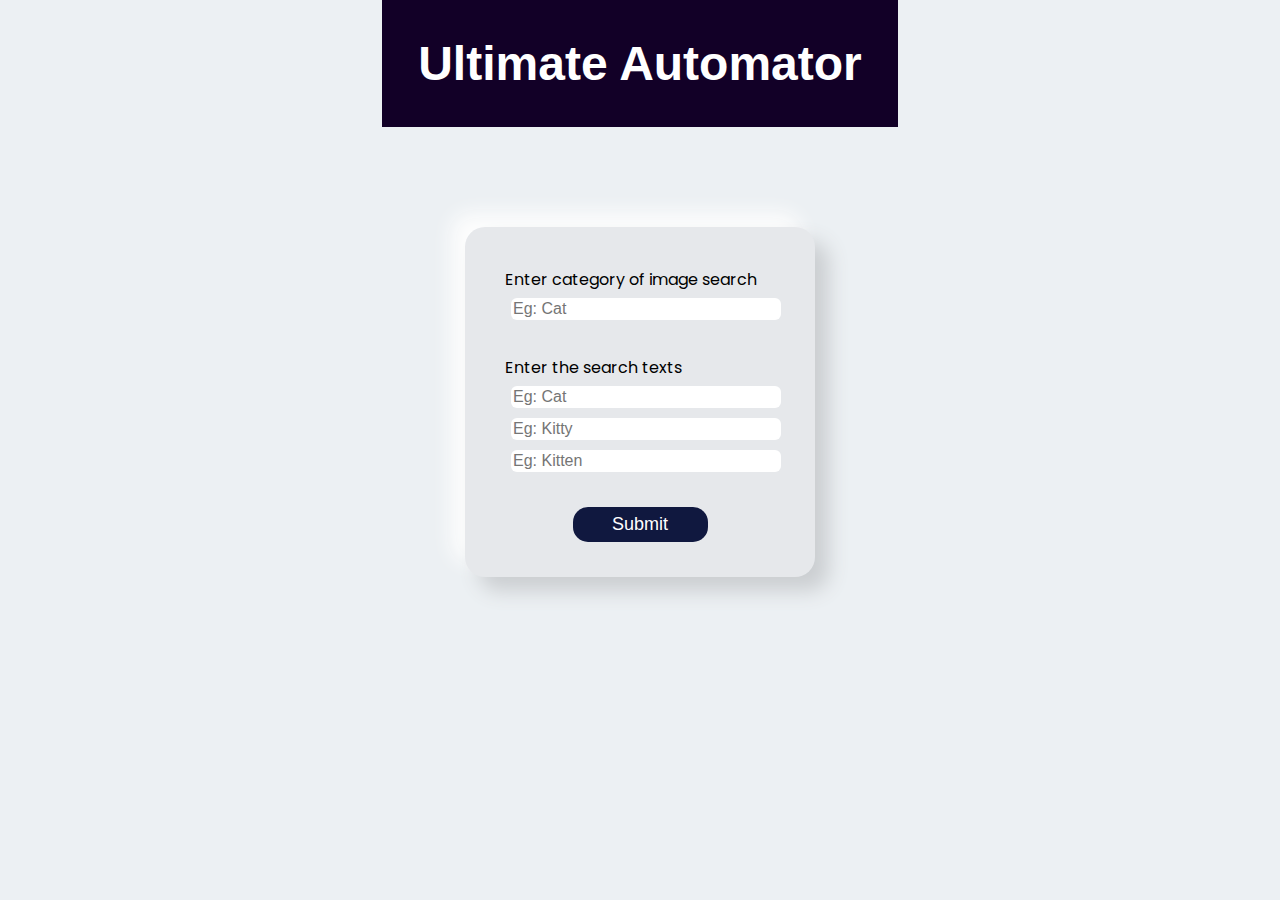
<file: index.html>
<!DOCTYPE html>
<html>
    <head>
        <link rel="stylesheet" href="style.css">
        <link rel="stylesheet" href="https://cdnjs.cloudflare.com/ajax/libs/font-awesome/4.7.0/css/font-awesome.min.css">
    </head>

<body>
    <div class="heading1">
        <div class="heading">
        <h1>Ultimate Automator</h1>
        </div>
    </div>
    <div class="mainForm">
        <div class="inputs">
        <form>
            <label for="category">Enter category of image search</label>
            <input type="text" id="category" name="category" required placeholder="Eg: Cat">
            <br>
            <label for="searchtexts">Enter the search texts</label>
            <input type="text" id="searchtexts1" name="searchtexts1" required placeholder="Eg: Cat">
            <input type="text" id="searchtexts2" name="searchtexts2" required placeholder="Eg: Kitty">
            <input type="text" id="searchtexts3" name="searchtexts3" required placeholder="Eg: Kitten">
            <br>
            <input type="submit" class="submit_button" value="Submit">
        </form>
    </div>
  
    </div>
 
</body>

</html>
</file>
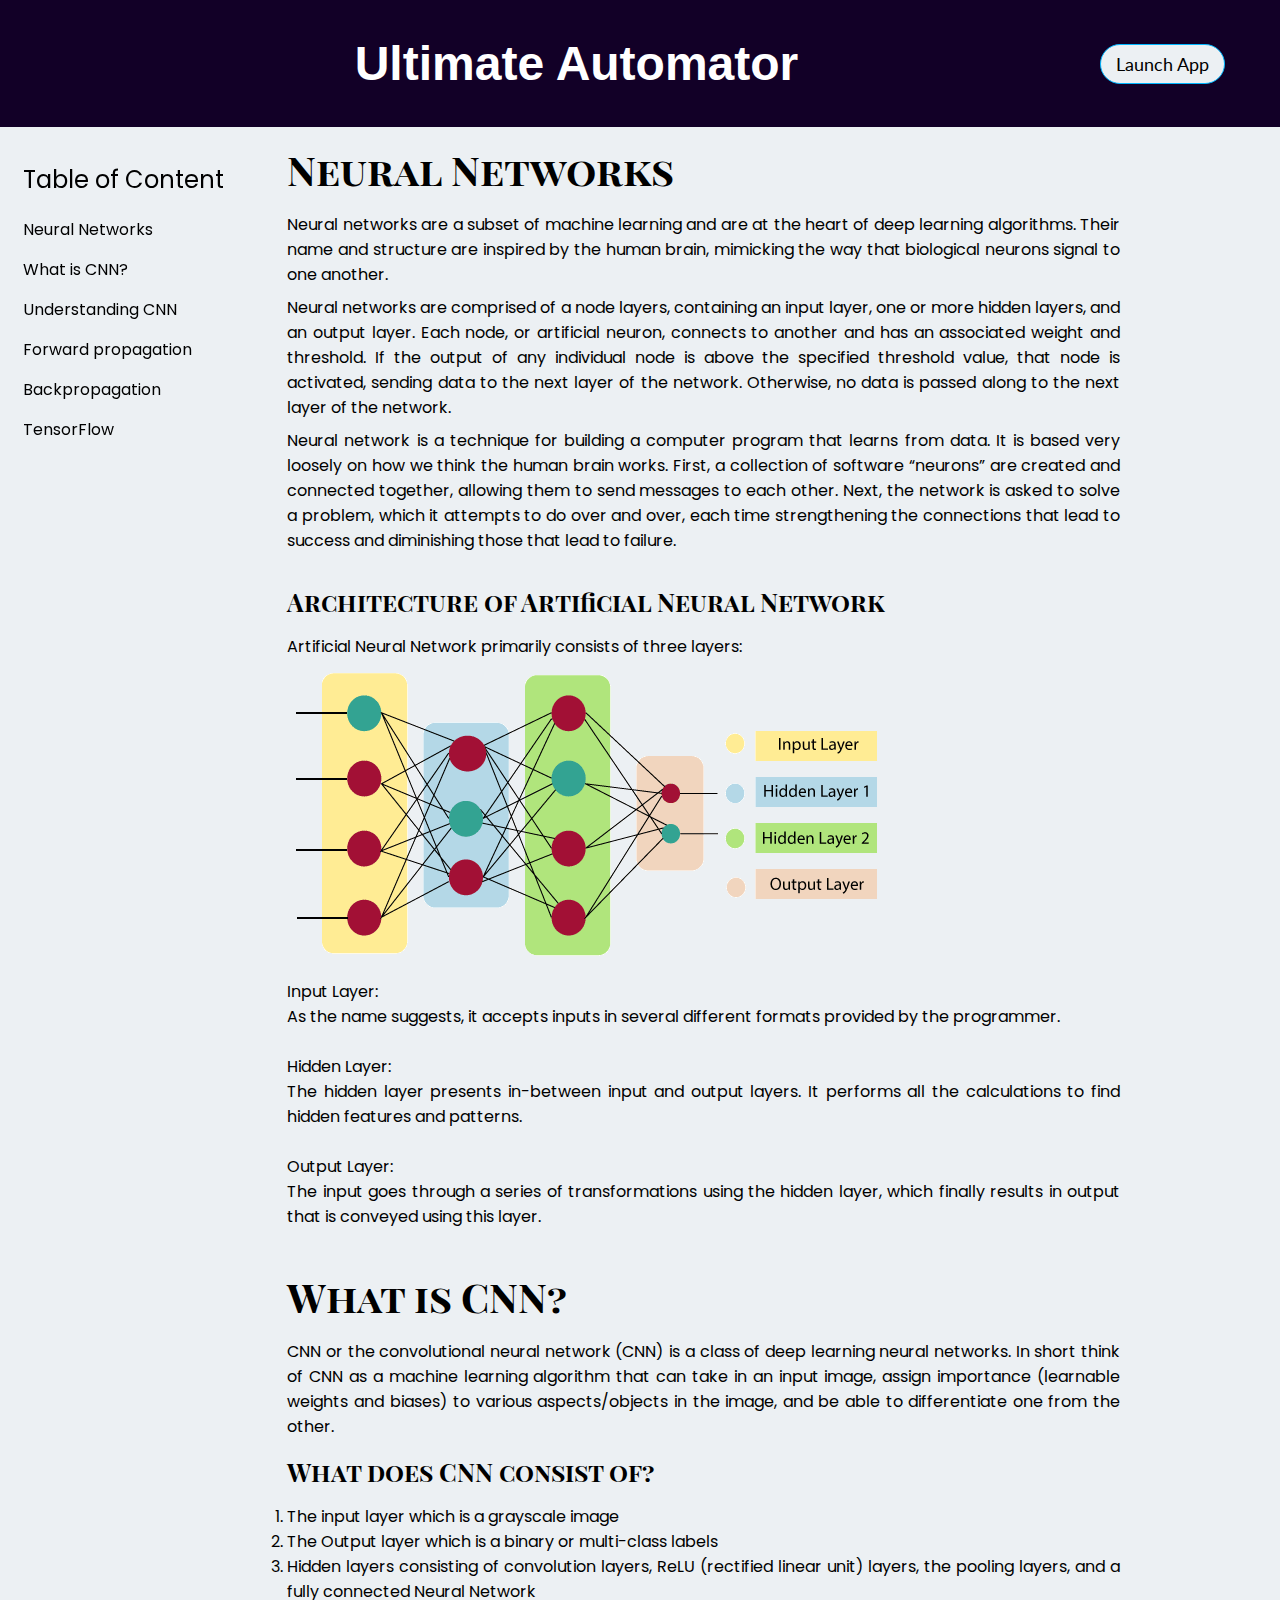
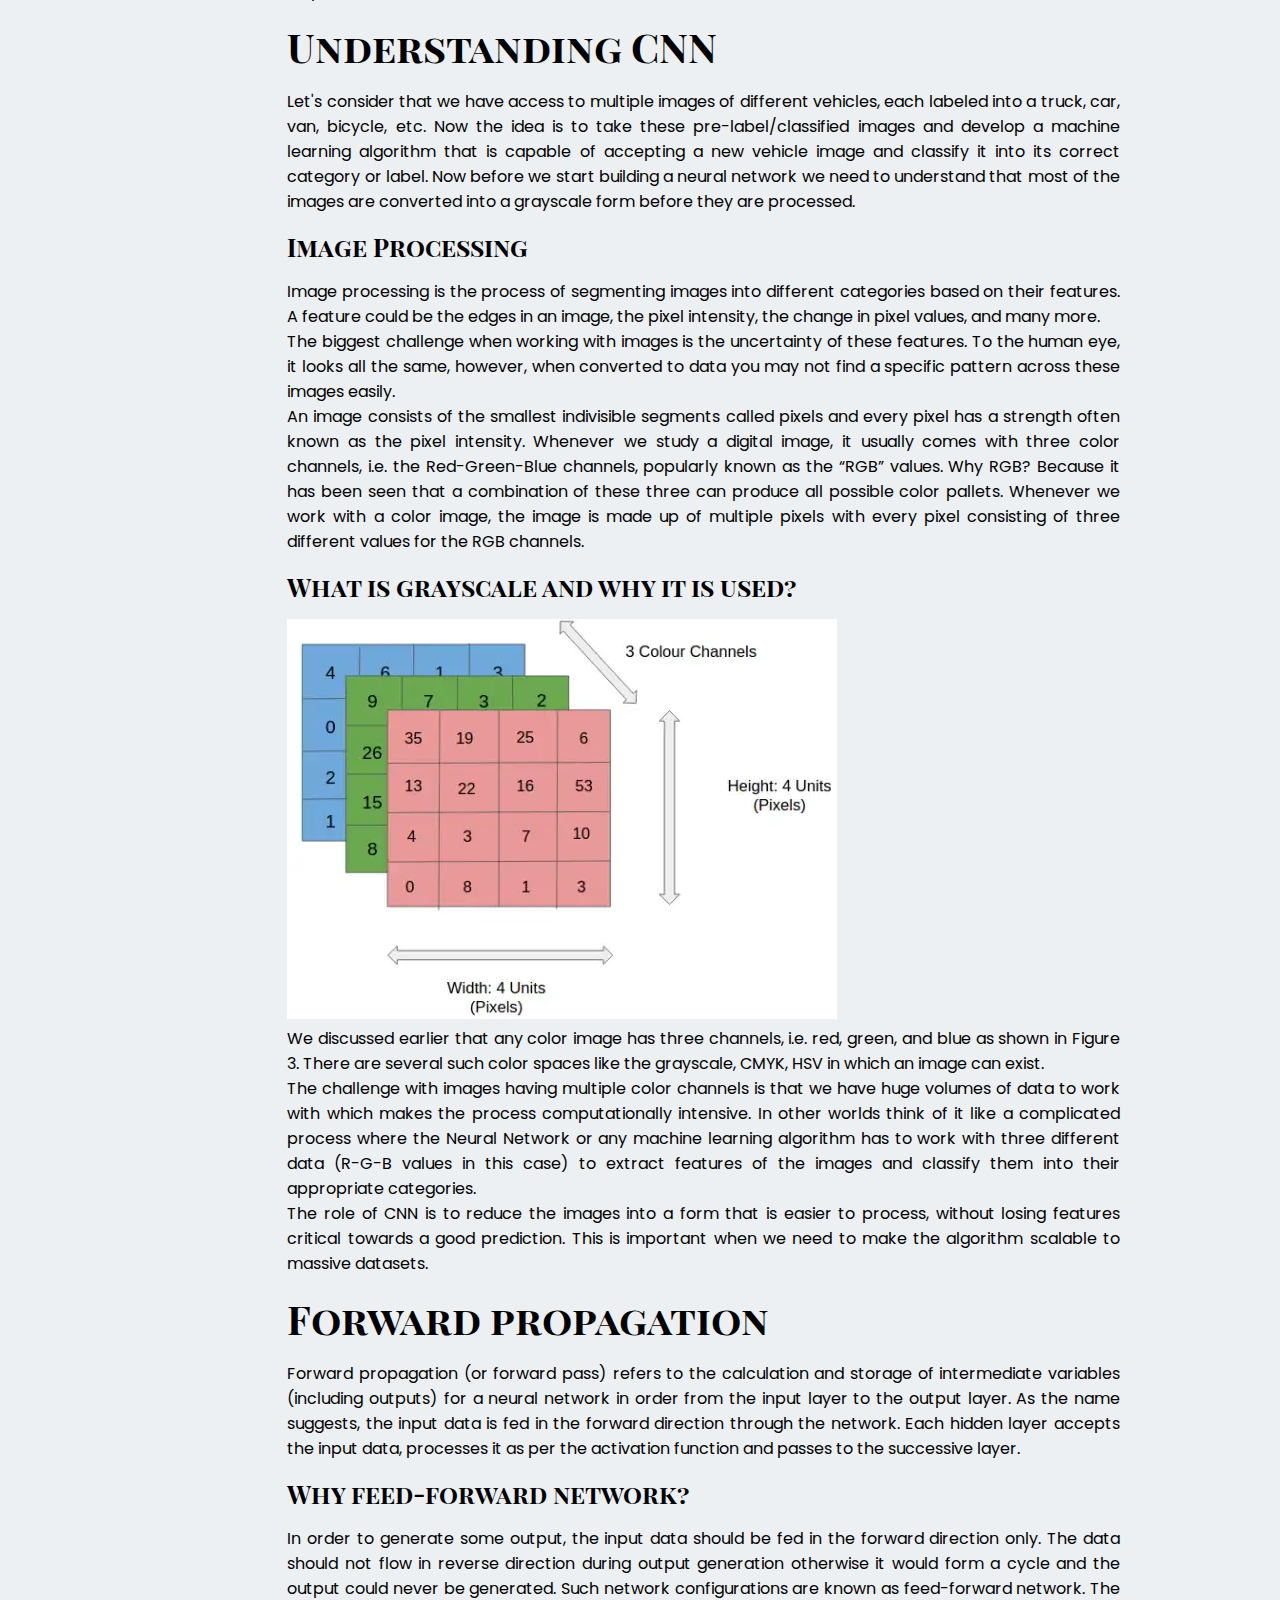
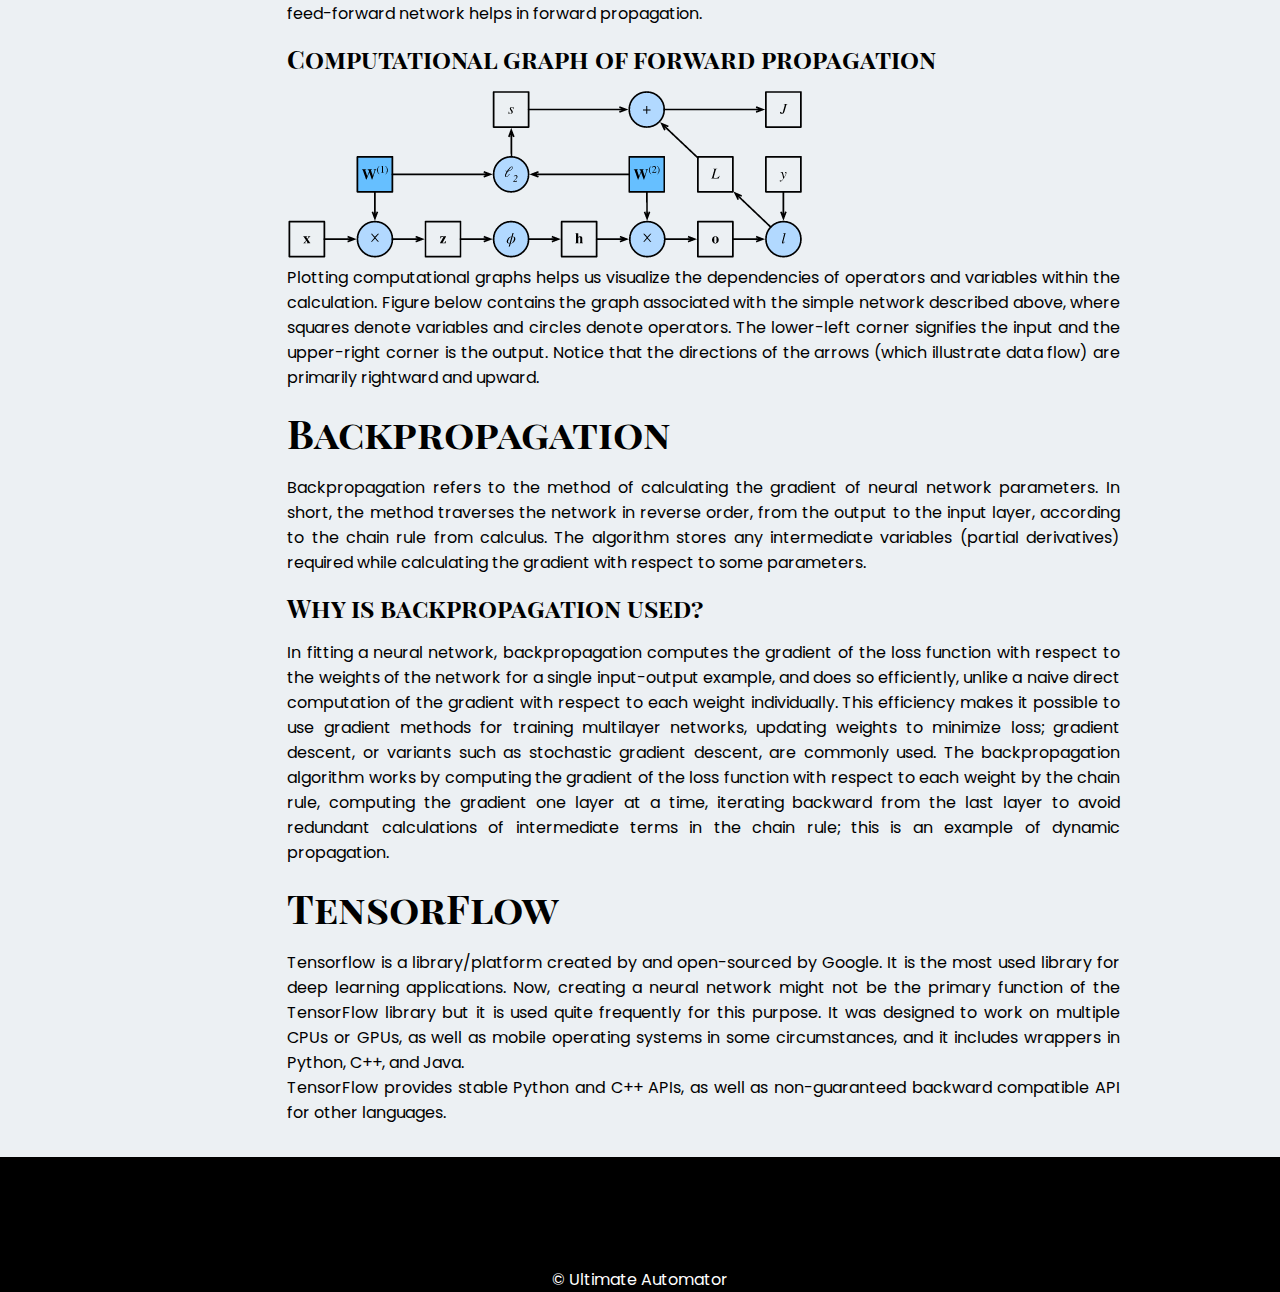
<file: base.html>
<!DOCTYPE html>
<html lang="en">
<head>
    <meta charset="UTF-8">
    <meta http-equiv="X-UA-Compatible" content="IE=edge">
    <meta name="viewport" content="width=device-width, initial-scale=1.0">
    <link rel="stylesheet" href="baseStyle.css">
    <link rel="stylesheet" href="https://cdnjs.cloudflare.com/ajax/libs/font-awesome/4.7.0/css/font-awesome.min.css">
    <link href='https://fonts.googleapis.com/css?family=Playfair Display' rel='stylesheet'>
    <title>Machine Learning Stater Guide</title>
</head>
<body>

    <div class="heading">
        <div class="title">
        <h1 class="header">Ultimate Automator</h1>
    </div>
        <div class="gotoapp">
            <a href="index.html" target="_blank">
        <button class="btn_launch">Launch App</button>
    </a>
    </div>
    </div>

    <div class="mainContainer">
        <div class="left">

            <div class="tableofcontent">
                <div class="table_header">Table of Content</div>
                
                <ul>
                    <li class="list">
                        <a href="#neuralnetworks">Neural Networks</a>
                    </li>
                    <li class="list">
                        <a href="#cnn">
                        What is CNN?
                    </a>
                    </li>
                    <li class="list">
                        <a href="#understanding">
                        Understanding CNN
                    </a>
                    </li>
                    <li class="list">
                        <a href="#forward">
                        Forward propagation
                    </a> 
                    </li>
                    <li class="list">
                        <a href="#backpropagation">
                        Backpropagation
                    </a>
                    </li>
                    <li class="list">
                        <a href="#tensor">
                        TensorFlow
                    </a>
                    </li>
                </ul>
            </div>
        </div>
        <div class="right">
    
    <div class="mainContent"></div>
        <div class="NeuralNetworks" id="neuralnetworks">
        <h1 class="Heading1">Neural Networks</h1>
        <p class="NN1">
            Neural networks are a subset of machine learning and are at the heart of deep learning algorithms. Their name and structure are inspired by the human brain, mimicking the way that biological neurons signal to one another.
        </p>
        <p class="NN2">
            Neural networks are comprised of a node layers, containing an input layer, one or more hidden layers, and an output layer. Each node, or artificial neuron, connects to another and has an associated weight and threshold. If the output of any individual node is above the specified threshold value, that node is activated, sending data to the next layer of the network. Otherwise, no data is passed along to the next layer of the network.
        </p>
        <p class="NN3">
            Neural network is a technique for building a computer program that learns from data. It is based very loosely on how we think the human brain works. First, a collection of software “neurons” are created and connected together, allowing them to send messages to each other. Next, the network is asked to solve a problem, which it attempts to do over and over, each time strengthening the connections that lead to success and diminishing those that lead to failure.
        </p>
        </div>
        <div class="architecture">
        <h2 class="Heading2">
            Architecture of Artificial Neural Network
        </h2>

        <p class="ANN1">
            Artificial Neural Network primarily consists of three layers:
        </p>

        <img class="ANNImage" src="NeuralNetwork.png">

        <p class="ANN2">
            Input Layer: <br>
        As the name suggests, it accepts inputs in several different formats provided by the programmer.<br><br>
        Hidden Layer:<br>
        The hidden layer presents in-between input and output layers. It performs all the calculations to find hidden features and patterns.<br><br>
        Output Layer:<br>
        The input goes through a series of transformations using the hidden layer, which finally results in output that is conveyed using this layer.<br><br>

        </p>
        </div>
        <h1 class="Heading1" id="cnn">What is CNN?</h1>
        <p>
            CNN or the convolutional neural network (CNN) is a class of deep learning neural networks. In short think of CNN as a machine learning algorithm that can take in an input image, assign importance (learnable weights and biases) to various aspects/objects in the image, and be able to differentiate one from the other.
        </p>

        <h2 class="Heading2">What does CNN consist of?</h2>
        <p>
            <ol>
                <li>The input layer which is a grayscale image</li>
                <li>The Output layer which is a binary or multi-class labels</li>
                <li>Hidden layers consisting of convolution layers, ReLU (rectified linear unit) layers, the pooling layers, and a fully connected Neural Network</li>

            </ol>
        </p>

        <h1 class="Heading1" id="understanding">Understanding CNN</h1>
        <p>Let's consider that we have access to multiple images of different vehicles, each labeled into a truck, car, van, bicycle, etc. Now the idea is to take these pre-label/classified images and develop a machine learning algorithm that is capable of accepting a new vehicle image and classify it into its correct category or label. Now before we start building a neural network we need to understand that most of the images are converted into a grayscale form before they are processed.

        </p>

        <h2 class="Heading2">Image Processing</h2>
        <p>Image processing is the process of segmenting images into different categories based on their features. A feature could be the edges in an image, the pixel intensity, the change in pixel values, and many more.</p>

        <p>The biggest challenge when working with images is the uncertainty of these features. To the human eye, it looks all the same, however, when converted to data you may not find a specific pattern across these images easily.</p>
        
        <p>An image consists of the smallest indivisible segments called pixels and every pixel has a strength often known as the pixel intensity. Whenever we study a digital image, it usually comes with three color channels, i.e. the Red-Green-Blue channels, popularly known as the “RGB” values. Why RGB? Because it has been seen that a combination of these three can produce all possible color pallets. Whenever we work with a color image, the image is made up of multiple pixels with every pixel consisting of three different values for the RGB channels.</p>
        </p>

        <h2 class="Heading2">What is grayscale and why it is used?</h2>

        <img src="Grayscale.png">
    
        <p>
            We discussed earlier that any color image has three channels, i.e. red, green, and blue as shown in Figure 3. There are several such color spaces like the grayscale, CMYK, HSV in which an image can exist.
        </p>

        <p>
            The challenge with images having multiple color channels is that we have huge volumes of data to work with which makes the process computationally intensive. In other worlds think of it like a complicated process where the Neural Network or any machine learning algorithm has to work with three different data (R-G-B values in this case) to extract features of the images and classify them into their appropriate categories.
        </p>

        <p>
            The role of CNN is to reduce the images into a form that is easier to process, without losing features critical towards a good prediction. This is important when we need to make the algorithm scalable to massive datasets.
        </p>

        <h1 class="Heading1" id="forward">
            Forward propagation
        </h1>
        <p>
            Forward propagation (or forward pass) refers to the calculation and storage of intermediate variables (including outputs) for a neural network in order from the input layer to the output layer. As the name suggests, the input data is fed in the forward direction through the network. Each hidden layer accepts the input data, processes it as per the activation function and passes to the successive layer.
        </p>
        <h2 class="Heading2">Why feed-forward network?</h2>
        <p>
            In order to generate some output, the input data should be fed in the forward direction only. The data should not flow in reverse direction during output generation otherwise it would form a cycle and the output could never be generated. Such network configurations are known as feed-forward network. The feed-forward network helps in forward propagation.
        </p>
        <h2 class="Heading2">Computational graph of forward propagation</h2>
        <img src="ForwardPropagation.png">
        <p>
            Plotting computational graphs helps us visualize the dependencies of operators and variables within the calculation. Figure below contains the graph associated with the simple network described above, where squares denote variables and circles denote operators. The lower-left corner signifies the input and the upper-right corner is the output. Notice that the directions of the arrows (which illustrate data flow) are primarily rightward and upward.
        </p>

        <h1 class="Heading1" id="backpropagation">Backpropagation</h1>
        <p>Backpropagation refers to the method of calculating the gradient of neural network parameters. In short, the method traverses the network in reverse order, from the output to the input layer, according to the chain rule from calculus. The algorithm stores any intermediate variables (partial derivatives) required while calculating the gradient with respect to some parameters.</p>

        <h2 class="Heading2">Why is backpropagation used?</h2>
        <p>
            In fitting a neural network, backpropagation computes the gradient of the loss function with respect to the weights of the network for a single input-output example, and does so efficiently, unlike a naive direct computation of the gradient with respect to each weight individually. This efficiency makes it possible to use gradient methods for training multilayer networks, updating weights to minimize loss; gradient descent, or variants such as stochastic gradient descent, are commonly used. The backpropagation algorithm works by computing the gradient of the loss function with respect to each weight by the chain rule, computing the gradient one layer at a time, iterating backward from the last layer to avoid redundant calculations of intermediate terms in the chain rule; this is an example of dynamic propagation.
        </p>
        <h1 class="Heading1" id="tensor">TensorFlow</h1>
        <p>
            Tensorflow is a library/platform created by and open-sourced by Google. It is the most used library for deep learning applications. Now, creating a neural network might not be the primary function of the TensorFlow library but it is used quite frequently for this purpose. It was designed to work on multiple CPUs or GPUs, as well as mobile operating systems in some circumstances, and it includes wrappers in Python, C++, and Java.
        </p>
        <p>TensorFlow provides stable Python and C++ APIs, as well as non-guaranteed backward compatible API for other languages.</p>
       
    </div>
</div>
<div class="footer">

    <span>&copy; Ultimate Automator</span>
</div>
</body>
</html>
</file>
<file: style.css>
@import url('https://fonts.googleapis.com/css2?family=Poppins:wght@400;900&display=swap');

*{
  margin: 0;
  padding: 0;
}

.heading{
  display:  flex;
  justify-content: center;
  align-items: center;
  background-color: rgb(18, 0, 39);
  padding:4vh;
  font-family: 'Lucida Sans', 'Lucida Sans Regular', 'Lucida Grande', 'Lucida Sans Unicode', Geneva, Verdana, sans-serif;
  font-size: 24px;
  color: white;
}

body{
  background: #ecf0f3;
  align-items: center;
  text-align: center;
  justify-content: center;
  place-items: center;
  overflow: hidden;
  font-family: poppins;
}

.mainForm {
  position: relative ;
  align-items: center;
  width: 350px;
  height: 350px;
  border-radius: 20px;
  padding: 40px;
  box-sizing: border-box;
  background: #e6e8eb;
  box-shadow: 14px 14px 20px #cbced1, -14px -14px 20px #fdfdfd;
  left: 0;
  right: 0;
  top: 0;
  bottom: 0;
  margin: auto;
  margin-top: 100px; 

}

.inputs{
  caret-color: rgb(80, 96, 177);
  text-align: left;
}

input[type="text"]
{
  font-size:16px;
  margin:5px;
}

label, input, button {
  display: block;
  width: 100%;
  padding: 0;
  box-sizing: border-box;
}

.submit_button {
  padding: 7px;
  background-color: rgb(16, 24, 63);
  border-width: 0px;
  border-radius: 15px;
  font-size: 18px;
  color: white;
  width: 50%;
  position:relative;
  left: 25%;
}

.submit_button:hover {
  padding: 7px;
  background-color: rgb(37, 47, 99);
  box-shadow: 4px 4px 4px rgb(199, 208, 255);
  border-radius: 15px;
  font-size: 18px;
  color: white;
  width: 50%;
  position:relative;
  left: 25%;
}

#searchtexts1, #searchtexts2, #searchtexts3, #category {
  margin: 6px;
  margin-bottom: 10px;
  border-radius: 6px;
  border: none;
  padding: 2px;
}

.btn {
  background-color: DodgerBlue;
  border: none;
  color: white;
  padding: 12px 30px;
  cursor: pointer;
  font-size: 20px;
}

.btn:hover {
  background-color: RoyalBlue;
}

.footer{
  margin-top:2rem ;
  width: 100vw;
  background-color: black;
  flex-direction: row;
  height: 15vh;
  color: white;
  display: flex;
  justify-content: center;
  align-items: flex-end;
}
</file>
<file: baseStyle.css>
@import url('https://fonts.googleapis.com/css2?family=Poppins:wght@400;900&display=swap');
@import url('https://fonts.googleapis.com/css2?family=Lato&display=swap');
@import url('https://fonts.googleapis.com/css2?family=Lato&family=Playfair+Display+SC:wght@700&display=swap');

*{
  margin: 0;
  padding: 0;
  scroll-behavior:smooth;
}

/* html {
    position: relative;
    min-height: 100%;
} */

body {
    font-family: "Poppins", sans-serif;
    background: #ecf0f3 !important;
}

.heading{
    display:  flex;
    justify-content: center;
    align-items: center;
    background-color: rgb(18, 0, 39);
    padding:4vh;
    font-family: 'Lucida Sans', 'Lucida Sans Regular', 'Lucida Grande', 'Lucida Sans Unicode', Geneva, Verdana, sans-serif;
    font-size: 24px;
    color: white;
   
  }

.header{
    margin-left: 300px;
}

.gotoapp{
    margin-left: 25%;
}
.btn_launch{
    padding: 8px 15px 8px ;
    border-radius: 20px;
    font-size: 18px;
    font-family: 'Lato', sans-serif;
    border: 1px solid rgb(0, 183, 255);
    background-color: #ecf0f3;
    

}


a:link,a:visited{
    text-decoration: none;
    color: black;
    cursor: pointer;
}

.btn_launch:hover{
    background-color: rgb(0, 183, 255);
    transition: ease-in-out;
    transition-delay: 0.1s;
}

.mainContent{
    font-family: 'Lato', sans-serif;
}

.Heading1{
    font-family: 'Playfair Display SC', serif;
    font-size: 40px;
    font-weight: 10000;
}

.Heading2{
    font-family: 'Playfair Display SC', serif;
    font-size: 25px;
    font-weight: bold;
}

.mainContainer{
    display:flex;
}
.left{
    width: 150vw;
    height: 75vh;
    margin-left: 0.5rem;
}
.right{
    margin-left: 2rem;
    text-align: justify;
    margin-right: 10rem;
}

.tableofcontent{
    position: fixed;

    margin-top: 15px;
    margin-left: 15px;
}

.table_header{
    font-size: 24px;
    margin: 20px 0 20px 0;
}

.NeuralNetworks{
    margin-bottom: 2rem;
}
.Heading1{
    margin: 1rem 0 1rem;
}

.Heading2{
    margin: 1rem 0 1rem;
}

.NN1,.NN2,.NN3{
    margin-bottom: 0.5rem;
}

ul {  
    list-style-type: none;  
 
    }  

.list{
    margin-bottom: 15px;
}

.footer{
    margin-top:2rem ;
    width: 100vw;
    background-color: black;
    flex-direction: row;
    height: 15vh;
    color: white;
    display: flex;
    justify-content: center;
    align-items: flex-end;
}
</file>
